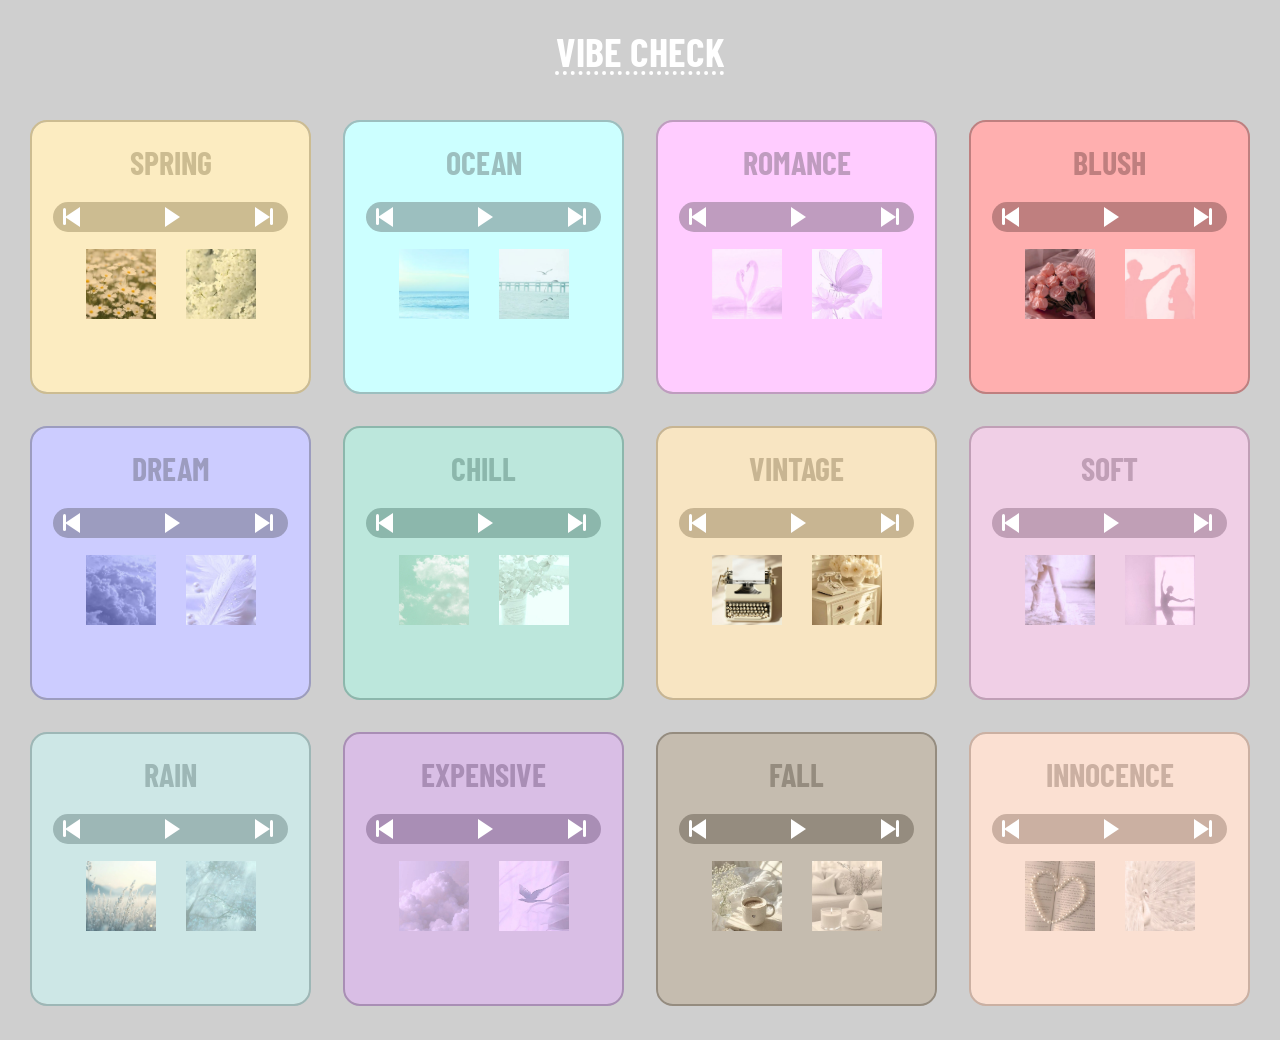
<file: index.html>
<!DOCTYPE html>
<html lang="en">

<head>
    <link rel="preconnect" href="https://fonts.googleapis.com">
    <link rel="preconnect" href="https://fonts.gstatic.com" crossorigin>
    <link
        href="https://fonts.googleapis.com/css2?family=Barlow+Condensed:ital,wght@0,100;0,200;0,300;0,400;0,500;0,600;0,700;0,800;0,900;1,100;1,200;1,300;1,400;1,500;1,600;1,700;1,800;1,900&family=Oswald:wght@200..700&display=swap"
        rel="stylesheet">
    <meta charset="UTF-8">
    <meta name="viewport" content="width=device-width, initial-scale=1.0">
    <title>Vibe Check</title>
    <link rel="stylesheet" href="style.css">
</head>

<body id="mainPage">
    <h1 id="title">VIBE CHECK</h1>
    <div id="mainBody">
        <div class="cards">
            <h1>SPRING</h1>
            <div class="playlist"></div>
            <div class="images">
                <img src="images/spring.jpg" alt="spring" class="all-images">
                <img src="images/spring2.jpg" alt="spring" class="desktop-images">
            </div>
        </div>
        <div class="cards">
            <h1>OCEAN</h1>
            <div class="playlist"></div>
            <div class="images">
                <img src="images/ocean.jpg" alt="ocean" class="all-images">
                <img src="images/ocean2.jpg" alt="ocean" class="desktop-images">
            </div>
        </div>
        <div class="cards">
            <h1>ROMANCE</h1>
            <div class="playlist"></div>
            <div class="images">
                <img src="images/romance.jpg" alt="romance" class="all-images">
                <img src="images/romance2.jpg" alt="romance" class="desktop-images">
            </div>
        </div>
        <div class="cards">
            <h1>BLUSH</h1>
            <div class="playlist"></div>
            <div class="images">
                <img src="images/blush.jpg" alt="blush" class="all-images">
                <img src="images/blush2.jpg" alt="blush" class="desktop-images">
            </div>
        </div>
        <div class="cards">
            <h1>DREAM</h1>
            <div class="playlist"></div>
            <div class="images">
                <img src="images/dream.jpg" alt="dream" class="all-images">
                <img src="images/dream2.jpg" alt="dream" class="desktop-images">
            </div>
        </div>
        <div class="cards">
            <h1>CHILL</h1>
            <div class="playlist"></div>
            <div class="images">
                <img src="images/chill.jpg" alt="chill" class="all-images">
                <img src="images/chill2.jpg" alt="chill" class="desktop-images">
            </div>
        </div>
        <div class="cards">
            <h1>VINTAGE</h1>
            <div class="playlist"></div>
            <div class="images">
                <img src="images/vintage.jpg" alt="vintage" class="all-images">
                <img src="images/vintage2.jpg" alt="vintage" class="desktop-images">
            </div>
        </div>
        <div class="cards">
            <h1>SOFT</h1>
            <div class="playlist"></div>
            <div class="images">
                <img src="images/soft.jpg" alt="ballet" class="all-images">
                <img src="images/soft2.jpg" alt="ballet" class="desktop-images">
            </div>
        </div>
        <div class="cards">
            <h1>RAIN</h1>
            <div class="playlist"></div>
            <div class="images">
                <img src="images/rain.jpg" alt="mist" class="all-images">
                <img src="images/rain2.jpg" alt="mist" class="desktop-images">
            </div>
        </div>
        <div class="cards">
            <h1>EXPENSIVE</h1>
            <div class="playlist"></div>
            <div class="images">
                <img src="images/expensive.jpg" alt="daydream" class="all-images">
                <img src="images/expensive2.jpg" alt="daydream" class="desktop-images">
            </div>
        </div>
        <div class="cards">
            <h1>FALL</h1>
            <div class="playlist"></div>
            <div class="images">
                <img src="images/fall.jpg" alt="cozy" class="all-images">
                <img src="images/fall2.jpg" alt="cozy" class="desktop-images">
            </div>
        </div>
        <div class="cards">
            <h1>INNOCENCE</h1>
            <div class="playlist"></div>
            <div class="images">
                <img src="images/innocence.jpg" alt="innocence" class="all-images">
                <img src="images/innocence2.jpg" alt="innocence" class="desktop-images">
            </div>
        </div>
    </div>
    <script src="script.js"></script>
</body>

</html>
</file>
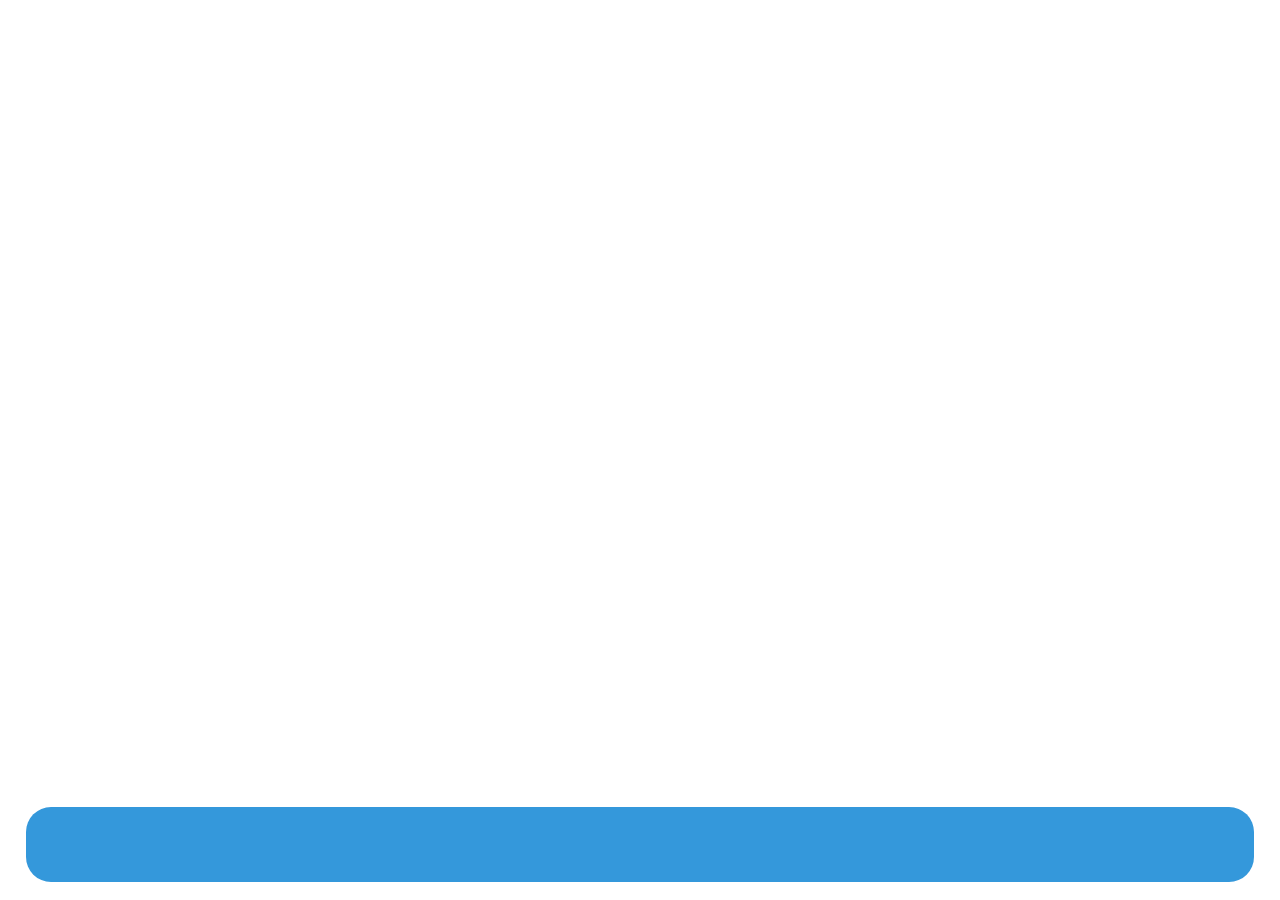
<file: websites/card.html>
<!DOCTYPE html>
<html lang="en">

<head>
    <link rel="preconnect" href="https://fonts.googleapis.com">
    <link rel="preconnect" href="https://fonts.gstatic.com" crossorigin>
    <link
        href="https://fonts.googleapis.com/css2?family=Barlow+Condensed:ital,wght@0,100;0,200;0,300;0,400;0,500;0,600;0,700;0,800;0,900;1,100;1,200;1,300;1,400;1,500;1,600;1,700;1,800;1,900&family=Oswald:wght@200..700&display=swap"
        rel="stylesheet">
    <meta charset="UTF-8">
    <meta name="viewport" content="width=device-width, initial-scale=1.0">
    <title>Card</title>
    <link rel="stylesheet" href="../style.css">
</head>

<body class="others">
    <div id="hidden-player"></div>
    <div id="sidebarTriggerPhone"></div>
    <div id="side"></div>
    <div id="sidebar" class="hidden"></div>
    <div id="playbar"></div>

    <script src="all.js"></script>
</body>

</html>
</file>
<file: style.css>
html {
    background-color: #cfcfcf;
    font-family: 'Barlow Condensed', Arial, Helvetica, sans-serif;
    font-weight: 100;
}

#mainPage {
    margin: 0%;
    display: flex;
    align-items: center;
    flex-direction: column;
    background-color: #cfcfcf;
}

.shown {
    opacity: 1;
    position: fixed;
    pointer-events: auto;
    top: 0%;
    right: 0%;
    width: 75px;
    height: 100dvh;
    background-color: var(--sidebar-color);
    backdrop-filter: blur(10px);
    -webkit-backdrop-filter: blur(5px);
    transition: opacity 0.3s ease-in-out;
    z-index: 1000;
}

.hidden {
    pointer-events: none;
    opacity: 0;
    position: fixed;
    top: 0%;
    right: 0%;
    width: 75px;
    height: 100dvh;
    background-color: var(--sidebar-color);
    backdrop-filter: blur(10px);
    -webkit-backdrop-filter: blur(5px);
    transition: opacity 0.3s ease-in-out
}

#side {
    visibility: hidden;
}

#sidebarTriggerPhone {
    visibility: visible;
    position: fixed;
    height: 15dvh;
    width: 5dvw;
    top: 10dvh;
    right: 0%;
    background-color: var(--sidebar-color);
    border-top-left-radius: 10px;
    border-bottom-left-radius: 10px;
}

#title {
    color: white;
    text-decoration: dotted underline;
    text-underline-offset: 5px;
    font-size: 2.5rem
}

#mainBody {
    display: grid;
    height: fit-content;
    min-height: 100vh;
    width: 92dvw;
    grid-template-columns: 1fr 1fr;
    column-gap: 2vh;
    row-gap: 2vh;
    margin-bottom: 2vh;
}

.cards {
    height: 30vh;
    width: auto;
    border-radius: 15px;
    display: flex;
    flex-direction: column;
    align-items: center;
}

#card1 {
    background-color: #FCECC1;
    outline: 2px solid #CCBC91;
    color: #CCBC91;
}

#card2 {
    background-color: #CCFFFF;
    outline: 2px solid #9CbFbF;
    color: #9CbFbF;
}

#card3 {
    background-color: #FFCCFF;
    outline: 2px solid #bF9CbF;
    color: #bF9CbF;
}

#card4 {
    background-color: #FFAFAF;
    outline: 2px solid #bF7F7F;
    color: #bF7F7F;
}

#card5 {
    background-color: #ccccff;
    outline: 2px solid #9c9cbf;
    color: #9c9cbf;
}

#card6 {
    background-color: #bCe7dC;
    outline: 2px solid #8Cb7aC;
    color: #8Cb7aC;
}

#card7 {
    background-color: #F8E5C2;
    outline: 2px solid #c8b592;
    color: #c8b592;
}

#card8 {
    background-color: #f0cFe6;
    outline: 2px solid #c09Fb6;
    color: #c09Fb6;
}

#card9 {
    background-color: #cDe7e6;
    outline: 2px solid #9Db7b6;
    color: #9Db7b6;
}

#card10 {
    background-color: #D9BEE5;
    outline: 2px solid #a98Eb5;
    color: #a98Eb5;
}

#card11 {
    background-color: #c5bCaF;
    outline: 2px solid #958C7F;
    color: #958C7F;
}

#card12 {
    background-color: #FBE0D2;
    outline: 2px solid #cBb0a2;
    color: #cBb0a2;
}

.cards h1 {
    font-size: 2rem;
}

img {
    margin-top: 0px;
    height: 100px;
}

.playlist {
    height: 30px;
    width: 85%;
    background-color: white;
    border-radius: 70px;
    display: flex;
}

.left-line {
    margin-top: 6px;
    margin-left: 10px;
    height: 17px;
    width: 3px;
    background-color: white;
    border-radius: 10px;
}

.left-triangle {
    margin-top: 4.4px;
    width: 0;
    height: 0;
    border-top: 10px solid transparent;
    border-bottom: 10px solid transparent;
    border-right: 15px solid white;
    margin-left: -1px;
}

.mid-triangle {
    margin-top: 4.6px;
    margin-left: 36px;
    width: 0;
    height: 0;
    border-top: 10px solid transparent;
    border-bottom: 10px solid transparent;
    border-left: 15px solid white;
}

.right-triangle {
    margin-top: 4.4px;
    margin-left: 29px;
    width: 0;
    height: 0;
    border-top: 10px solid transparent;
    border-bottom: 10px solid transparent;
    border-left: 15px solid white;
}

.right-line {
    margin-top: 6px;
    margin-left: 0px;
    height: 17px;
    width: 3px;
    background-color: white;
    border-radius: 10px;
}

.images {
    pointer-events: none;
    margin-top: 10px;
    height: fit-content;
    width: 100%;
    display: flex;
    justify-content: center !important;
    align-items: center;
    padding: 0px;
    gap: 0px;
}

.desktop-images {
    display: none;
}

.others {
    position: relative;
    z-index: 1;
    display: flex;
    justify-content: center;
    margin: 0%;
    background-color: var(--primary-color);
    background-image: var(--bg-current);
    height: 100dvh;
    width: 100dvw;
    background-position: center;
    background-repeat: no-repeat;
    background-size: cover;
    transition: opacity 0.7s linear;
}

.others::before {
    content: "";
    position: absolute;
    top: 0;
    left: 0;
    width: 100%;
    height: 100%;
    background-image: var(--bg-next);
    z-index: -1;
    opacity: 0;
    transition: opacity 0.7s linear;
    background-position: center;
    background-repeat: no-repeat;
    background-size: cover;
}

.others.fade-in::before {
    opacity: 1;
}

.back-triangle {
    width: 0;
    height: 0;
    border-top: 15px solid transparent;
    border-bottom: 15px solid transparent;
    border-right: 25px solid var(--primary-color);
}

.back-line {
    margin-top: 9px;
    margin-left: -1.5dvw;
    width: 40px;
    height: 1.5dvh;
    border-radius: 30px;
    background-color: var(--primary-color);
}

.container-back-button {
    height: fit-content;
    width: fit-content;
    display: flex;
    position: absolute;
    top: 10px;
    left: 15px;
}

:root {
    --background-image: url(xxx.jpg);
    --primary-color: #ffffff;
    --secondary-color: #3498db;
    --sidebar-color: rgba(194, 255, 194, 0.702);
}

.others h1 {
    margin-top: 2dvh !important;
    margin: 0;
    color: var(--primary-color);
    font-size: 2.2rem;
}

#hidden-player {
    position: fixed;
    top: -90000px;
    left: -900000px;
}


#playbar {
    position: absolute;
    bottom: 2%;
    left: 2dvw;
    height: 75px;
    width: 96dvw;
    background-color: var(--secondary-color);
    border-radius: 25px;
    display: flex;
}

.card-left-line {
    position: absolute;
    top: 20%;
    left: 5%;
    height: 45px;
    width: 5px;
    background-color: white;
    border-radius: 10px;
}

.card-left-triangle {
    position: absolute;
    top: 25%;
    left: 5.5%;
    width: 0;
    height: 0;
    border-top: 20px solid transparent;
    border-bottom: 20px solid transparent;
    border-right: 30px solid white;
}

.card-mid-triangle {
    position: absolute;
    top: 20%;
    left: 45%;
    width: 0;
    height: 0;
    border-top: 20px solid transparent;
    border-bottom: 20px solid transparent;
    border-left: 30px solid white;
}

.card-right-triangle {
    position: absolute;
    top: 25%;
    right: 5.5%;
    width: 0;
    height: 0;
    border-top: 20px solid transparent;
    border-bottom: 20px solid transparent;
    border-left: 30px solid white;
}

.card-right-line {
    position: absolute;
    top: 20%;
    right: 5%;
    height: 45px;
    width: 5px;
    background-color: white;
    border-radius: 10px;
}

.card-mid-triangle-clicked {
    position: absolute;
    top: 20%;
    left: 45%;
    height: 45px;
    width: 15px;
    background-color: transparent;
    border-right: 10px solid white;
    border-left: 10px solid white
}

.volume #small {
    height: 20px;
    width: 20px;
    background-color: transparent;
    border: 0px;
    position: fixed;
    top: 5%;
    left: 40%;
    border-right: 5px solid white;
    border-left: 5px solid white;
    transition: height 0.5s linear, top 0.5s linear;
}

.volume #smallup {
    height: 25px;
    width: 20px;
    background-color: transparent;
    border: 0px;
    position: fixed;
    top: 4.8%;
    left: 40%;
    border-right: 5px solid white;
    border-left: 5px solid white;
    transition: height 0.5s linear, top 0.5s linear;
}

.volume #big {
    height: 30px;
    width: 20px;
    background-color: transparent;
    border: 0px;
    position: fixed;
    top: 4.3%;
    left: 22%;
    border-right: 5px solid white;
    border-left: 5px solid white;
    transition: height 0.5s linear, top 0.5s linear;
}

.volume #bigup {
    height: 35px;
    width: 20px;
    background-color: transparent;
    border: 0px;
    position: fixed;
    top: 4.1%;
    left: 22%;
    border-right: 5px solid white;
    border-left: 5px solid white;
    transition: height 0.5s linear, top 0.5s linear;
}

.volume {
    background-color: transparent;
    border: 0px;
}

input[type="range"] {
    touch-action: none;
    position: fixed;
    top: 10%;
    left: 3%;
    -webkit-appearance: none;
    appearance: none;
    width: 85%;
    background: transparent;
    cursor: pointer;
}

input[type="range"]:focus {
    outline: none;
}

input[type="range"]::-webkit-slider-runnable-track {
    background: white;
    height: 0.5rem;
    border-radius: 0.5rem;
}

input[type="range"]::-moz-range-track {
    background: white;
    height: 0.5rem;
    border-radius: 0.5rem;
}

input[type="range"]::-webkit-slider-thumb {
    -webkit-appearance: none;
    appearance: none;
    margin-top: -3px;
    background-color: var(--primary-color);
    height: 0.8rem;
    width: 0.8rem;
    border-radius: 50%;
}

input[type="range"]::-moz-range-thumb {
    border: none;
    background-color: var(--primary-color);
    height: 0.8rem;
    width: 0.8rem;
    border-radius: 50%;
}

#volumeRange {
    position: fixed;
    top: 10%;
    left: 20%;
    color: white;
    font-weight: 500;
}

a {
    color: white;
    font-size: 0.85rem;
    font-weight: 400;
    position: fixed;
    top: 18%;
    left: 8%;
}

#loopButton {
    position: fixed;
    top: 22%;
    left: 20%;
    height: 40px;
    width: 40px;
    background-image: url("loop.png");
    background-color: transparent;
    background-size: contain;
    border: 0px;
    background-repeat: no-repeat;
}

#shuffleButton {
    height: 40px;
    width: 40px;
    position: fixed;
    top: 28%;
    left: 20%;
    background-image: url("shuffle.png");
    background-color: transparent;
    background-size: contain;
    border: 0px;
    background-repeat: no-repeat;
}


@media screen and (min-width: 769px) {
    .container-back-button {
        height: fit-content;
        width: fit-content;
        display: flex;
        position: absolute;
        top: 10px;
        left: 20px;
    }


    .back-line {
        margin-top: 9px;
        margin-left: -1.5dvw;
        width: 70px;
        height: 1.5dvh;
        border-radius: 30px;
        background-color: var(--primary-color);
    }

    #side {
        visibility: visible;
        height: 100dvh;
        width: 10px;
        background-color: transparent;
        position: fixed;
        top: 0%;
        right: 0%;
    }

    #sidebarTriggerPhone {
        visibility: hidden;
    }

    #mainBody {
        margin-top: 20px;
        display: grid;
        height: fit-content;
        min-height: 100vh;
        width: 95dvw;
        grid-template-columns: 1fr 1fr 1fr 1fr;
        column-gap: 4vh;
        row-gap: 2vh;
        margin-bottom: 2vh;
    }

    .cards {
        height: 30vh;
        width: auto;
        border-radius: 15px;
    }

    ::-webkit-scrollbar {
        width: 6px;
    }

    ::-webkit-scrollbar-track {
        background: #a8a8a8;
        border-radius: 0px;
    }

    ::-webkit-scrollbar-thumb {
        background: #888;
        border-radius: 10px;
    }

    ::-webkit-scrollbar-thumb:hover {
        background: #555;
    }

    .playlist {
        height: 30px;
        width: 85%;
        background-color: white;
        border-radius: 70px;
        display: flex;
    }

    img {
        margin-top: 10px;
        height: 70px;
    }

    .left-line {
        margin-top: 6px;
        margin-left: 10px;
    }

    .left-triangle {
        margin-top: 4.4px;
        margin-left: -1px;
    }

    .mid-triangle {
        margin-top: 4.6px;
        margin-left: 85px;
    }

    .right-triangle {
        margin-top: 4.4px;
        margin-left: 75px;
    }

    .right-line {
        margin-top: 6px;
        margin-left: 0px;
    }

    .desktop-images {
        display: block;
    }

    .images {
        margin-top: 6.5px;
        gap: 30px;
    }
}
</file>
